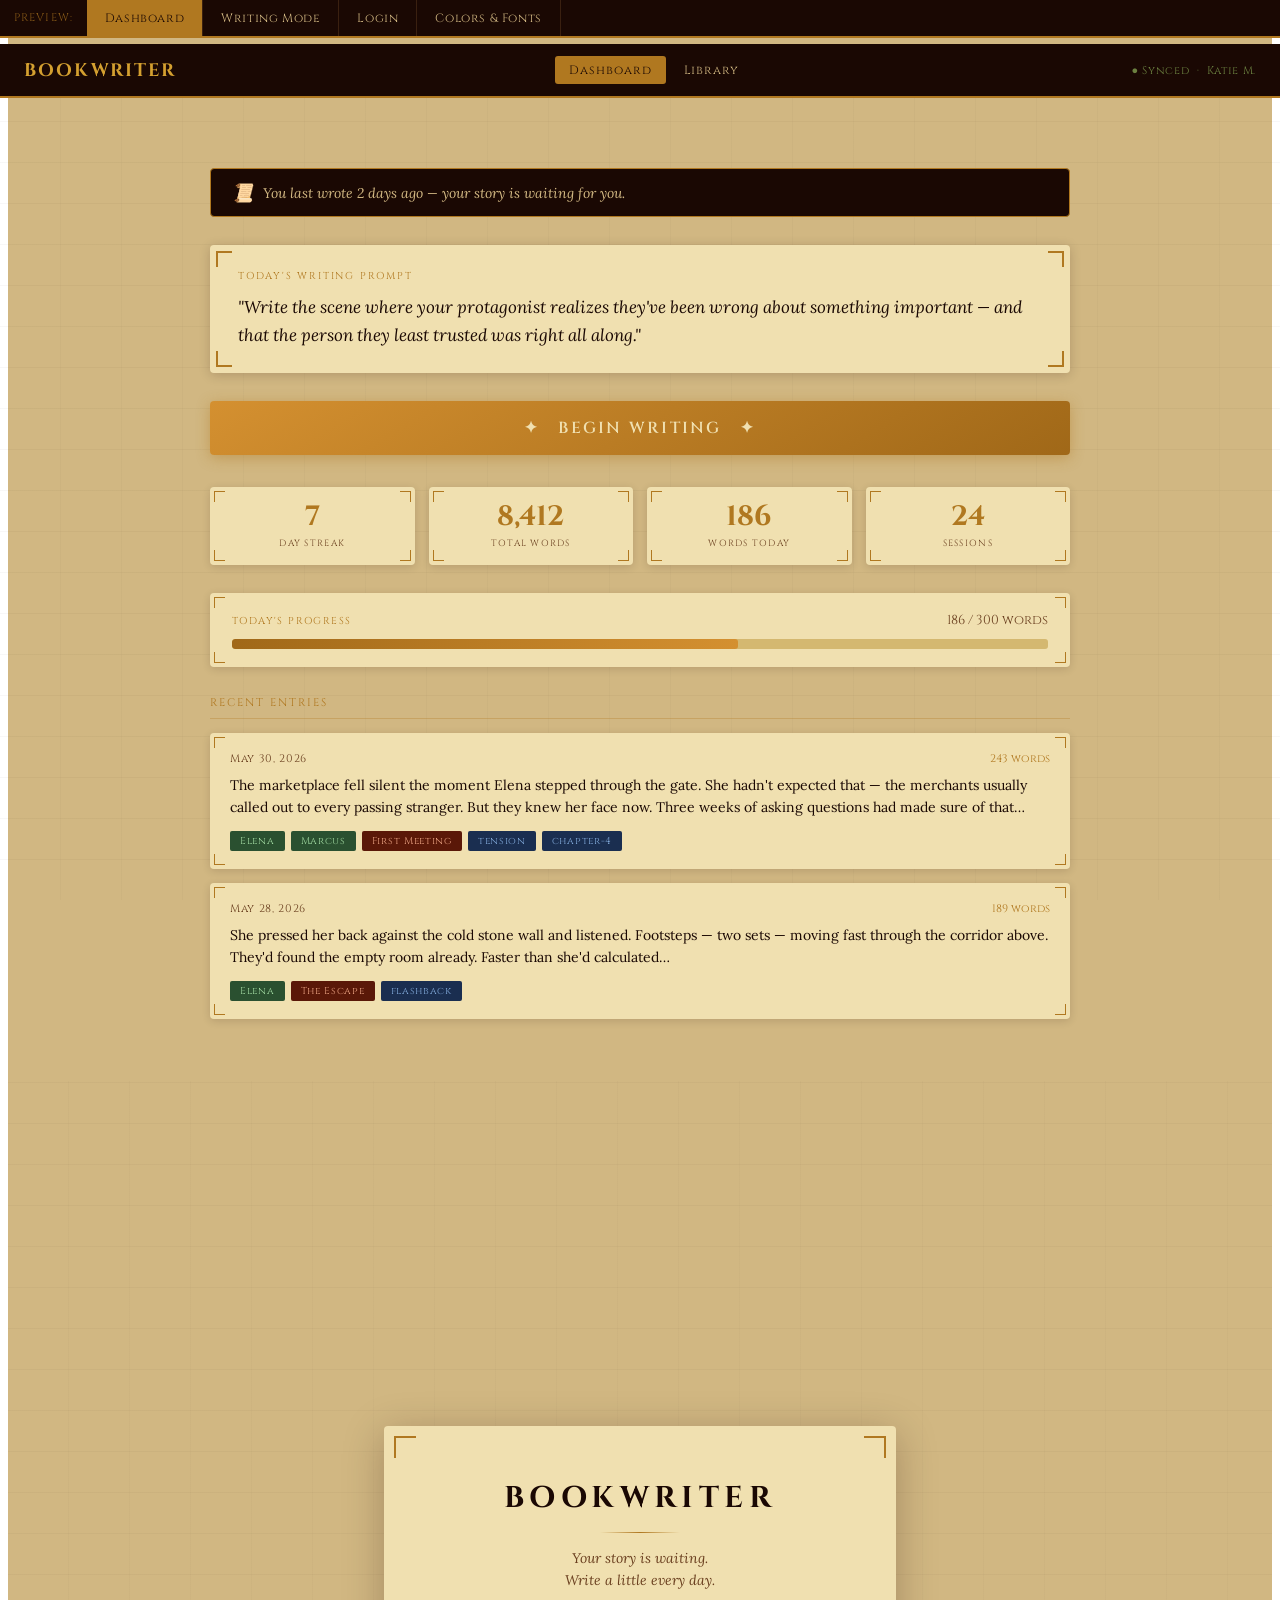
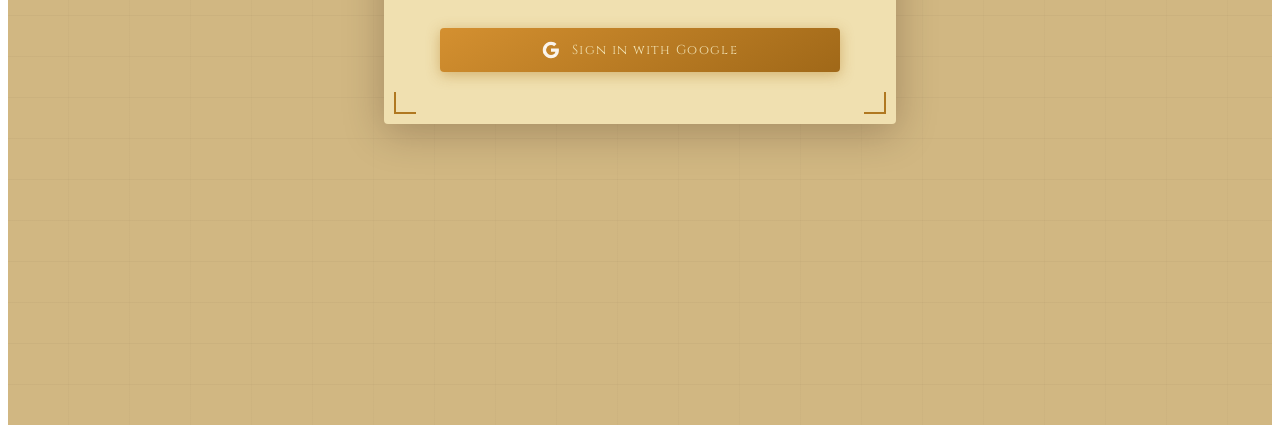
<file: theme-preview.html>
<!DOCTYPE html>
<html lang="en">
<head>
  <meta charset="UTF-8">
  <meta name="viewport" content="width=device-width, initial-scale=1.0">
  <title>BookWriter — Theme Preview</title>
  <link href="https://fonts.googleapis.com/css2?family=Cinzel:wght@400;600;700&family=Lora:ital,wght@0,400;0,600;1,400&display=swap" rel="stylesheet">
  <style>
    /* ── SECTION SWITCHER ── */
    .preview-nav {
      position: fixed;
      top: 0; left: 0; right: 0;
      z-index: 999;
      background: #1a0803;
      display: flex;
      gap: 0;
      border-bottom: 2px solid #b07820;
    }
    .preview-nav button {
      font-family: 'Cinzel', serif;
      font-size: 12px;
      color: #D1B782;
      background: none;
      border: none;
      border-right: 1px solid #3a2010;
      padding: 10px 18px;
      cursor: pointer;
      letter-spacing: 0.05em;
      transition: background 0.2s;
    }
    .preview-nav button:hover,
    .preview-nav button.active {
      background: #b07820;
      color: #1a0803;
    }
    .preview-nav .label {
      font-family: 'Cinzel', serif;
      font-size: 11px;
      color: #b07820;
      padding: 10px 14px;
      letter-spacing: 0.1em;
      opacity: 0.7;
    }

    /* ── PAGES ── */
    .page { display: none; }
    .page.active { display: block; }

    /* ════════════════════════════════════
       DASHBOARD + LIBRARY THEME
    ════════════════════════════════════ */
    :root {
      --bg: #D1B782;
      --surface: #f0e0b0;
      --surface-alt: #e8d098;
      --text: #1a0803;
      --text-muted: #6b4020;
      --accent: #b07820;
      --accent-light: #d4a030;
      --terracotta: #8a3020;
      --lapis: #2a4a72;
      --gold-gradient: linear-gradient(150deg, #d49030 0%, #a06818 100%);
      --corner-size: 14px;
      --corner-weight: 2px;
      --corner-color: #b07820;
    }

    /* ── DASHBOARD PAGE ── */
    #page-dashboard {
      background: var(--bg);
      min-height: 100vh;
      padding-top: 44px;
      font-family: 'Lora', serif;
      color: var(--text);
    }

    /* Parchment texture overlay */
    #page-dashboard::before {
      content: '';
      position: fixed;
      inset: 44px 0 0 0;
      pointer-events: none;
      background-image:
        repeating-linear-gradient(0deg, transparent, transparent 40px, rgba(26,8,3,0.03) 40px, rgba(26,8,3,0.03) 41px),
        repeating-linear-gradient(90deg, transparent, transparent 60px, rgba(26,8,3,0.02) 60px, rgba(26,8,3,0.02) 61px);
      z-index: 0;
    }

    .dash-nav {
      background: #1a0803;
      padding: 0 24px;
      display: flex;
      align-items: center;
      justify-content: space-between;
      height: 52px;
      border-bottom: 2px solid var(--accent);
      position: fixed;
      top: 44px; left: 0; right: 0;
      z-index: 10;
    }
    .dash-nav .brand {
      font-family: 'Cinzel', serif;
      font-size: 18px;
      font-weight: 700;
      color: var(--accent-light);
      letter-spacing: 0.12em;
    }
    .dash-nav .nav-links {
      display: flex;
      gap: 4px;
    }
    .dash-nav .nav-links a {
      font-family: 'Cinzel', serif;
      font-size: 12px;
      color: #D1B782;
      text-decoration: none;
      padding: 6px 14px;
      border-radius: 3px;
      letter-spacing: 0.08em;
      transition: background 0.2s, color 0.2s;
    }
    .dash-nav .nav-links a:hover,
    .dash-nav .nav-links a.active {
      background: var(--accent);
      color: #1a0803;
    }
    .dash-nav .nav-right {
      font-family: 'Cinzel', serif;
      font-size: 11px;
      color: #6b8040;
      letter-spacing: 0.06em;
    }

    .dash-body {
      max-width: 860px;
      margin: 0 auto;
      padding: 116px 24px 48px;
      position: relative;
      z-index: 1;
    }

    /* Nudge banner */
    .nudge {
      background: #1a0803;
      border: 1px solid var(--accent);
      border-radius: 4px;
      padding: 12px 20px;
      margin-bottom: 28px;
      font-family: 'Lora', serif;
      font-style: italic;
      font-size: 14px;
      color: #D1B782;
      display: flex;
      align-items: center;
      gap: 10px;
    }
    .nudge .nudge-icon { font-size: 18px; }

    /* Prompt card */
    .prompt-card {
      position: relative;
      background: var(--surface);
      border-radius: 4px;
      padding: 24px 28px;
      margin-bottom: 28px;
      box-shadow: 0 2px 12px rgba(26,8,3,0.18);
    }
    .prompt-card::before,
    .prompt-card::after,
    .prompt-card .corner-bl,
    .prompt-card .corner-br {
      content: '';
      position: absolute;
      width: var(--corner-size);
      height: var(--corner-size);
    }
    .prompt-card::before {
      top: 6px; left: 6px;
      border-top: var(--corner-weight) solid var(--corner-color);
      border-left: var(--corner-weight) solid var(--corner-color);
    }
    .prompt-card::after {
      top: 6px; right: 6px;
      border-top: var(--corner-weight) solid var(--corner-color);
      border-right: var(--corner-weight) solid var(--corner-color);
    }
    .prompt-card .corner-bl {
      bottom: 6px; left: 6px;
      border-bottom: var(--corner-weight) solid var(--corner-color);
      border-left: var(--corner-weight) solid var(--corner-color);
    }
    .prompt-card .corner-br {
      bottom: 6px; right: 6px;
      border-bottom: var(--corner-weight) solid var(--corner-color);
      border-right: var(--corner-weight) solid var(--corner-color);
    }
    .card-label {
      font-family: 'Cinzel', serif;
      font-size: 10px;
      letter-spacing: 0.18em;
      color: var(--accent);
      text-transform: uppercase;
      margin-bottom: 10px;
    }
    .prompt-text {
      font-family: 'Lora', serif;
      font-style: italic;
      font-size: 17px;
      color: var(--text);
      line-height: 1.65;
    }

    /* Start button */
    .start-btn {
      display: block;
      width: 100%;
      background: var(--gold-gradient);
      color: #f0e0b0;
      font-family: 'Cinzel', serif;
      font-size: 16px;
      font-weight: 600;
      letter-spacing: 0.14em;
      border: none;
      border-radius: 4px;
      padding: 16px;
      cursor: pointer;
      box-shadow: 0 3px 14px rgba(176,120,32,0.45);
      margin-bottom: 32px;
      text-transform: uppercase;
      transition: box-shadow 0.2s, transform 0.1s;
    }
    .start-btn:hover {
      box-shadow: 0 5px 22px rgba(176,120,32,0.65);
      transform: translateY(-1px);
    }

    /* Stats strip */
    .stats-row {
      display: grid;
      grid-template-columns: repeat(4, 1fr);
      gap: 14px;
      margin-bottom: 28px;
    }
    .stat-card {
      position: relative;
      background: var(--surface);
      border-radius: 4px;
      padding: 16px 14px;
      text-align: center;
      box-shadow: 0 2px 8px rgba(26,8,3,0.14);
    }
    .stat-card::before,
    .stat-card::after,
    .stat-card .corner-bl,
    .stat-card .corner-br {
      content: '';
      position: absolute;
      width: 10px;
      height: 10px;
    }
    .stat-card::before { top: 4px; left: 4px; border-top: 1.5px solid var(--corner-color); border-left: 1.5px solid var(--corner-color); }
    .stat-card::after { top: 4px; right: 4px; border-top: 1.5px solid var(--corner-color); border-right: 1.5px solid var(--corner-color); }
    .stat-card .corner-bl { bottom: 4px; left: 4px; border-bottom: 1.5px solid var(--corner-color); border-left: 1.5px solid var(--corner-color); }
    .stat-card .corner-br { bottom: 4px; right: 4px; border-bottom: 1.5px solid var(--corner-color); border-right: 1.5px solid var(--corner-color); }
    .stat-value {
      font-family: 'Cinzel', serif;
      font-size: 28px;
      font-weight: 700;
      color: var(--accent);
      line-height: 1;
      margin-bottom: 6px;
    }
    .stat-label {
      font-family: 'Cinzel', serif;
      font-size: 9px;
      letter-spacing: 0.14em;
      color: var(--text-muted);
      text-transform: uppercase;
    }

    /* Progress bar */
    .progress-section {
      background: var(--surface);
      border-radius: 4px;
      padding: 18px 22px;
      margin-bottom: 28px;
      position: relative;
      box-shadow: 0 2px 8px rgba(26,8,3,0.14);
    }
    .progress-section::before,
    .progress-section::after,
    .progress-section .corner-bl,
    .progress-section .corner-br {
      content: '';
      position: absolute;
      width: 10px;
      height: 10px;
    }
    .progress-section::before { top: 4px; left: 4px; border-top: 1.5px solid var(--corner-color); border-left: 1.5px solid var(--corner-color); }
    .progress-section::after { top: 4px; right: 4px; border-top: 1.5px solid var(--corner-color); border-right: 1.5px solid var(--corner-color); }
    .progress-section .corner-bl { bottom: 4px; left: 4px; border-bottom: 1.5px solid var(--corner-color); border-left: 1.5px solid var(--corner-color); }
    .progress-section .corner-br { bottom: 4px; right: 4px; border-bottom: 1.5px solid var(--corner-color); border-right: 1.5px solid var(--corner-color); }
    .progress-header {
      display: flex;
      justify-content: space-between;
      align-items: baseline;
      margin-bottom: 10px;
    }
    .progress-header .label { font-family: 'Cinzel', serif; font-size: 10px; letter-spacing: 0.14em; color: var(--accent); text-transform: uppercase; }
    .progress-header .count { font-family: 'Cinzel', serif; font-size: 13px; color: var(--text-muted); }
    .progress-track {
      background: #d4b870;
      border-radius: 3px;
      height: 10px;
      overflow: hidden;
    }
    .progress-fill {
      height: 100%;
      width: 62%;
      background: linear-gradient(90deg, #a06818, #d49030);
      border-radius: 3px;
    }

    /* Recent entries */
    .section-title {
      font-family: 'Cinzel', serif;
      font-size: 11px;
      letter-spacing: 0.18em;
      color: var(--accent);
      text-transform: uppercase;
      margin-bottom: 14px;
      padding-bottom: 8px;
      border-bottom: 1px solid rgba(176,120,32,0.3);
    }
    .entry-card {
      position: relative;
      background: var(--surface);
      border-radius: 4px;
      padding: 18px 20px;
      margin-bottom: 14px;
      box-shadow: 0 2px 8px rgba(26,8,3,0.14);
    }
    .entry-card::before,
    .entry-card::after,
    .entry-card .corner-bl,
    .entry-card .corner-br {
      content: '';
      position: absolute;
      width: 10px;
      height: 10px;
    }
    .entry-card::before { top: 4px; left: 4px; border-top: 1.5px solid var(--corner-color); border-left: 1.5px solid var(--corner-color); }
    .entry-card::after { top: 4px; right: 4px; border-top: 1.5px solid var(--corner-color); border-right: 1.5px solid var(--corner-color); }
    .entry-card .corner-bl { bottom: 4px; left: 4px; border-bottom: 1.5px solid var(--corner-color); border-left: 1.5px solid var(--corner-color); }
    .entry-card .corner-br { bottom: 4px; right: 4px; border-bottom: 1.5px solid var(--corner-color); border-right: 1.5px solid var(--corner-color); }
    .entry-meta {
      display: flex;
      justify-content: space-between;
      align-items: center;
      margin-bottom: 8px;
    }
    .entry-date { font-family: 'Cinzel', serif; font-size: 11px; color: var(--text-muted); letter-spacing: 0.06em; }
    .entry-wc { font-family: 'Cinzel', serif; font-size: 11px; color: var(--accent); }
    .entry-excerpt { font-size: 14px; color: var(--text); line-height: 1.6; margin-bottom: 12px; }
    .chips { display: flex; flex-wrap: wrap; gap: 6px; }
    .chip {
      font-family: 'Cinzel', serif;
      font-size: 10px;
      letter-spacing: 0.07em;
      padding: 3px 10px;
      border-radius: 2px;
    }
    .chip-char { background: #2a5030; color: #a0d8a0; }
    .chip-plot { background: #5a1808; color: #e8a080; }
    .chip-key { background: #1a2e50; color: #80a8d8; }


    /* ════════════════════════════════════
       WRITING MODE PAGE
    ════════════════════════════════════ */
    #page-writing {
      background: #080c18;
      min-height: 100vh;
      padding-top: 44px;
      font-family: 'Lora', serif;
      color: #e0d0a8;
      position: relative;
      overflow: hidden;
    }

    /* Starfield */
    #page-writing .stars {
      position: fixed;
      inset: 44px 0 0 0;
      pointer-events: none;
      z-index: 0;
    }

    .write-header {
      position: fixed;
      top: 44px; left: 0; right: 0;
      height: 52px;
      display: flex;
      align-items: center;
      justify-content: space-between;
      padding: 0 28px;
      background: rgba(8,12,24,0.85);
      border-bottom: 1px solid rgba(212,160,48,0.25);
      z-index: 10;
    }
    .timer-display {
      font-family: 'Cinzel', serif;
      font-size: 22px;
      font-weight: 600;
      color: #d4a030;
      letter-spacing: 0.12em;
    }
    .write-wc {
      font-family: 'Cinzel', serif;
      font-size: 12px;
      color: rgba(212,160,48,0.6);
      letter-spacing: 0.1em;
    }
    .write-save-btn {
      font-family: 'Cinzel', serif;
      font-size: 11px;
      letter-spacing: 0.1em;
      color: #d4a030;
      background: rgba(212,160,48,0.12);
      border: 1px solid rgba(212,160,48,0.35);
      border-radius: 3px;
      padding: 6px 16px;
      cursor: pointer;
      transition: background 0.2s;
    }
    .write-save-btn:hover { background: rgba(212,160,48,0.22); }

    .write-area-wrap {
      position: relative;
      z-index: 1;
      display: flex;
      justify-content: center;
      padding: 116px 24px 60px;
    }
    .write-area {
      width: 100%;
      max-width: 680px;
      min-height: calc(100vh - 180px);
      background: transparent;
      border: none;
      outline: none;
      resize: none;
      font-family: 'Lora', serif;
      font-size: 18px;
      line-height: 1.85;
      color: #e0d0a8;
      caret-color: #d4a030;
    }
    .write-area::placeholder { color: rgba(224,208,168,0.3); font-style: italic; }


    /* ════════════════════════════════════
       LOGIN PAGE
    ════════════════════════════════════ */
    #page-login {
      background: #D1B782;
      min-height: 100vh;
      padding-top: 44px;
      display: flex;
      align-items: center;
      justify-content: center;
      font-family: 'Lora', serif;
      background-image:
        repeating-linear-gradient(0deg, transparent, transparent 40px, rgba(26,8,3,0.03) 40px, rgba(26,8,3,0.03) 41px),
        repeating-linear-gradient(90deg, transparent, transparent 60px, rgba(26,8,3,0.02) 60px, rgba(26,8,3,0.02) 61px);
    }
    .login-card {
      position: relative;
      background: #f0e0b0;
      border-radius: 4px;
      padding: 52px 56px;
      text-align: center;
      box-shadow: 0 8px 40px rgba(26,8,3,0.25);
      width: 100%;
      max-width: 400px;
    }
    .login-card::before,
    .login-card::after,
    .login-card .corner-bl,
    .login-card .corner-br {
      content: '';
      position: absolute;
      width: 20px;
      height: 20px;
    }
    .login-card::before { top: 10px; left: 10px; border-top: 2px solid #b07820; border-left: 2px solid #b07820; }
    .login-card::after { top: 10px; right: 10px; border-top: 2px solid #b07820; border-right: 2px solid #b07820; }
    .login-card .corner-bl { bottom: 10px; left: 10px; border-bottom: 2px solid #b07820; border-left: 2px solid #b07820; }
    .login-card .corner-br { bottom: 10px; right: 10px; border-bottom: 2px solid #b07820; border-right: 2px solid #b07820; }

    .login-brand {
      font-family: 'Cinzel', serif;
      font-size: 30px;
      font-weight: 700;
      color: #1a0803;
      letter-spacing: 0.18em;
      margin-bottom: 14px;
    }
    .login-divider {
      width: 80px;
      height: 1.5px;
      background: linear-gradient(90deg, transparent, #b07820, transparent);
      margin: 0 auto 14px;
    }
    .login-tagline {
      font-family: 'Lora', serif;
      font-style: italic;
      font-size: 14px;
      color: #6b4020;
      margin-bottom: 36px;
      line-height: 1.6;
    }
    .google-btn {
      display: flex;
      align-items: center;
      justify-content: center;
      gap: 12px;
      width: 100%;
      padding: 13px 20px;
      background: linear-gradient(150deg, #d49030 0%, #a06818 100%);
      color: #f0e0b0;
      font-family: 'Cinzel', serif;
      font-size: 13px;
      letter-spacing: 0.1em;
      border: none;
      border-radius: 4px;
      cursor: pointer;
      box-shadow: 0 3px 14px rgba(176,120,32,0.45);
      transition: box-shadow 0.2s, transform 0.1s;
    }
    .google-btn:hover { box-shadow: 0 5px 22px rgba(176,120,32,0.65); transform: translateY(-1px); }
    .google-btn svg { width: 18px; height: 18px; flex-shrink: 0; }

    /* ════════════════════════════════════
       COLOR PALETTE SWATCH PAGE
    ════════════════════════════════════ */
    #page-palette {
      background: #D1B782;
      min-height: 100vh;
      padding: 80px 32px 48px;
      font-family: 'Lora', serif;
    }
    .palette-title {
      font-family: 'Cinzel', serif;
      font-size: 14px;
      letter-spacing: 0.2em;
      color: #1a0803;
      text-transform: uppercase;
      margin-bottom: 28px;
    }
    .swatches {
      display: flex;
      flex-wrap: wrap;
      gap: 16px;
      margin-bottom: 40px;
    }
    .swatch {
      border-radius: 4px;
      width: 130px;
      overflow: hidden;
      box-shadow: 0 2px 8px rgba(26,8,3,0.2);
    }
    .swatch-color { height: 70px; }
    .swatch-label {
      background: #f0e0b0;
      padding: 8px 10px;
      font-family: 'Cinzel', serif;
      font-size: 9px;
      letter-spacing: 0.08em;
      color: #1a0803;
      line-height: 1.6;
    }
    .swatch-label .hex { color: #6b4020; }

    .type-showcase {
      background: #f0e0b0;
      border-radius: 4px;
      padding: 28px 32px;
      position: relative;
      box-shadow: 0 2px 12px rgba(26,8,3,0.18);
      margin-bottom: 28px;
    }
    .type-showcase::before,
    .type-showcase::after,
    .type-showcase .corner-bl,
    .type-showcase .corner-br {
      content: '';
      position: absolute;
      width: 14px;
      height: 14px;
    }
    .type-showcase::before { top: 6px; left: 6px; border-top: 2px solid #b07820; border-left: 2px solid #b07820; }
    .type-showcase::after { top: 6px; right: 6px; border-top: 2px solid #b07820; border-right: 2px solid #b07820; }
    .type-showcase .corner-bl { bottom: 6px; left: 6px; border-bottom: 2px solid #b07820; border-left: 2px solid #b07820; }
    .type-showcase .corner-br { bottom: 6px; right: 6px; border-bottom: 2px solid #b07820; border-right: 2px solid #b07820; }
    .cinzel-display { font-family: 'Cinzel', serif; font-size: 24px; font-weight: 700; color: #1a0803; letter-spacing: 0.1em; margin-bottom: 4px; }
    .cinzel-sub { font-family: 'Cinzel', serif; font-size: 12px; letter-spacing: 0.2em; color: #b07820; text-transform: uppercase; margin-bottom: 16px; }
    .lora-body { font-family: 'Lora', serif; font-size: 15px; color: #3a1808; line-height: 1.7; margin-bottom: 10px; }
    .lora-italic { font-family: 'Lora', serif; font-style: italic; font-size: 15px; color: #3a1808; line-height: 1.7; }
  </style>
</head>
<body>

<!-- Preview nav -->
<nav class="preview-nav">
  <span class="label">PREVIEW:</span>
  <button class="active" onclick="show('dashboard', this)">Dashboard</button>
  <button onclick="show('writing', this)">Writing Mode</button>
  <button onclick="show('login', this)">Login</button>
  <button onclick="show('palette', this)">Colors &amp; Fonts</button>
</nav>

<!-- ═══════════ DASHBOARD ═══════════ -->
<div id="page-dashboard" class="page active">
  <nav class="dash-nav">
    <div class="brand">BOOKWRITER</div>
    <div class="nav-links">
      <a href="#" class="active">Dashboard</a>
      <a href="#">Library</a>
    </div>
    <div class="nav-right">● Synced &nbsp;·&nbsp; Katie M.</div>
  </nav>

  <div class="dash-body">

    <!-- Nudge -->
    <div class="nudge">
      <span class="nudge-icon">📜</span>
      You last wrote 2 days ago — your story is waiting for you.
    </div>

    <!-- Today's prompt -->
    <div class="prompt-card">
      <span class="corner-bl"></span><span class="corner-br"></span>
      <div class="card-label">Today's Writing Prompt</div>
      <div class="prompt-text">"Write the scene where your protagonist realizes they've been wrong about something important — and that the person they least trusted was right all along."</div>
    </div>

    <!-- Start button -->
    <button class="start-btn">✦ &nbsp; Begin Writing &nbsp; ✦</button>

    <!-- Stats -->
    <div class="stats-row">
      <div class="stat-card">
        <span class="corner-bl"></span><span class="corner-br"></span>
        <div class="stat-value">7</div>
        <div class="stat-label">Day Streak</div>
      </div>
      <div class="stat-card">
        <span class="corner-bl"></span><span class="corner-br"></span>
        <div class="stat-value">8,412</div>
        <div class="stat-label">Total Words</div>
      </div>
      <div class="stat-card">
        <span class="corner-bl"></span><span class="corner-br"></span>
        <div class="stat-value">186</div>
        <div class="stat-label">Words Today</div>
      </div>
      <div class="stat-card">
        <span class="corner-bl"></span><span class="corner-br"></span>
        <div class="stat-value">24</div>
        <div class="stat-label">Sessions</div>
      </div>
    </div>

    <!-- Progress bar -->
    <div class="progress-section">
      <span class="corner-bl"></span><span class="corner-br"></span>
      <div class="progress-header">
        <span class="label">Today's Progress</span>
        <span class="count">186 / 300 words</span>
      </div>
      <div class="progress-track">
        <div class="progress-fill"></div>
      </div>
    </div>

    <!-- Recent entries -->
    <div class="section-title">Recent Entries</div>

    <div class="entry-card">
      <span class="corner-bl"></span><span class="corner-br"></span>
      <div class="entry-meta">
        <span class="entry-date">May 30, 2026</span>
        <span class="entry-wc">243 words</span>
      </div>
      <div class="entry-excerpt">The marketplace fell silent the moment Elena stepped through the gate. She hadn't expected that — the merchants usually called out to every passing stranger. But they knew her face now. Three weeks of asking questions had made sure of that…</div>
      <div class="chips">
        <span class="chip chip-char">Elena</span>
        <span class="chip chip-char">Marcus</span>
        <span class="chip chip-plot">First Meeting</span>
        <span class="chip chip-key">tension</span>
        <span class="chip chip-key">chapter-4</span>
      </div>
    </div>

    <div class="entry-card">
      <span class="corner-bl"></span><span class="corner-br"></span>
      <div class="entry-meta">
        <span class="entry-date">May 28, 2026</span>
        <span class="entry-wc">189 words</span>
      </div>
      <div class="entry-excerpt">She pressed her back against the cold stone wall and listened. Footsteps — two sets — moving fast through the corridor above. They'd found the empty room already. Faster than she'd calculated…</div>
      <div class="chips">
        <span class="chip chip-char">Elena</span>
        <span class="chip chip-plot">The Escape</span>
        <span class="chip chip-key">flashback</span>
      </div>
    </div>

  </div>
</div>


<!-- ═══════════ WRITING MODE ═══════════ -->
<div id="page-writing" class="page">

  <div class="write-header">
    <div class="timer-display">24:38</div>
    <div class="write-wc">312 words</div>
    <button class="write-save-btn">Save &amp; Tag</button>
  </div>

  <div class="write-area-wrap">
    <textarea class="write-area" placeholder="Begin your story here…">The gate to the lower city was always locked at midnight. Elena had checked every night for a week — always locked, always guarded by the same two soldiers who never spoke to each other and never quite met anyone's eyes.

Tonight was different. One guard. And he was asleep.

She didn't waste time wondering why. She'd learned that lesson early: the moment you stopped to question good fortune, someone took it away from you. So she crossed the courtyard quickly, keeping to the shadow of the aqueduct wall, and slipped through the gap in the iron gate before the torch at the far end swung her direction.

The lower city smelled like the river and old smoke. She pulled her scarf up over her nose and moved toward the light she'd been promised — a single lamp burning in a window three streets down.</textarea>
  </div>
</div>


<!-- ═══════════ LOGIN ═══════════ -->
<div id="page-login" class="page">
  <div class="login-card">
    <span class="corner-bl"></span><span class="corner-br"></span>
    <div class="login-brand">BOOKWRITER</div>
    <div class="login-divider"></div>
    <div class="login-tagline">Your story is waiting.<br>Write a little every day.</div>
    <button class="google-btn">
      <svg viewBox="0 0 24 24" fill="none" xmlns="http://www.w3.org/2000/svg">
        <path d="M22.56 12.25c0-.78-.07-1.53-.2-2.25H12v4.26h5.92c-.26 1.37-1.04 2.53-2.21 3.31v2.77h3.57c2.08-1.92 3.28-4.74 3.28-8.09z" fill="#fff" opacity="0.9"/>
        <path d="M12 23c2.97 0 5.46-.98 7.28-2.66l-3.57-2.77c-.98.66-2.23 1.06-3.71 1.06-2.86 0-5.29-1.93-6.16-4.53H2.18v2.84C3.99 20.53 7.7 23 12 23z" fill="#fff" opacity="0.9"/>
        <path d="M5.84 14.09c-.22-.66-.35-1.36-.35-2.09s.13-1.43.35-2.09V7.07H2.18C1.43 8.55 1 10.22 1 12s.43 3.45 1.18 4.93l3.66-2.84z" fill="#fff" opacity="0.9"/>
        <path d="M12 5.38c1.62 0 3.06.56 4.21 1.64l3.15-3.15C17.45 2.09 14.97 1 12 1 7.7 1 3.99 3.47 2.18 7.07l3.66 2.84c.87-2.6 3.3-4.53 6.16-4.53z" fill="#fff" opacity="0.9"/>
      </svg>
      Sign in with Google
    </button>
  </div>
</div>


<!-- ═══════════ PALETTE ═══════════ -->
<div id="page-palette" class="page">

  <div class="palette-title">Color Palette</div>

  <div class="swatches">
    <div class="swatch">
      <div class="swatch-color" style="background:#D1B782"></div>
      <div class="swatch-label">Page Background<br><span class="hex">#D1B782 — aged parchment</span></div>
    </div>
    <div class="swatch">
      <div class="swatch-color" style="background:#f0e0b0"></div>
      <div class="swatch-label">Card Surface<br><span class="hex">#f0e0b0 — light parchment</span></div>
    </div>
    <div class="swatch">
      <div class="swatch-color" style="background:#1a0803"></div>
      <div class="swatch-label">Text / Nav BG<br><span class="hex">#1a0803 — dark sepia ink</span></div>
    </div>
    <div class="swatch">
      <div class="swatch-color" style="background:#b07820"></div>
      <div class="swatch-label">Accent / Gold<br><span class="hex">#b07820 — burnished gold</span></div>
    </div>
    <div class="swatch">
      <div class="swatch-color" style="background:#8a3020"></div>
      <div class="swatch-label">Plot Tag<br><span class="hex">#8a3020 — terracotta</span></div>
    </div>
    <div class="swatch">
      <div class="swatch-color" style="background:#2a4a72"></div>
      <div class="swatch-label">Keyword Tag<br><span class="hex">#2a4a72 — lapis lazuli</span></div>
    </div>
    <div class="swatch">
      <div class="swatch-color" style="background:#080c18"></div>
      <div class="swatch-label">Writing Mode BG<br><span class="hex">#080c18 — midnight</span></div>
    </div>
    <div class="swatch">
      <div class="swatch-color" style="background:#d4a030"></div>
      <div class="swatch-label">Writing Mode Gold<br><span class="hex">#d4a030 — torch gold</span></div>
    </div>
  </div>

  <div class="palette-title">Typography</div>

  <div class="type-showcase">
    <span class="corner-bl"></span><span class="corner-br"></span>
    <div class="cinzel-display">BOOKWRITER</div>
    <div class="cinzel-sub">Cinzel — Navigation, Headings, Stats, Labels</div>
    <div class="lora-body">Lora is used for body text, entry excerpts, and the writing textarea. It's a comfortable reading serif that doesn't tire your eyes during long sessions.</div>
    <div class="lora-italic">"Write the scene where your protagonist realizes they've been wrong about something important." — italic Lora for prompts</div>
  </div>

</div>


<script>
  // Page switcher
  function show(name, btn) {
    document.querySelectorAll('.page').forEach(p => p.classList.remove('active'));
    document.querySelectorAll('.preview-nav button').forEach(b => b.classList.remove('active'));
    document.getElementById('page-' + name).classList.add('active');
    btn.classList.add('active');
  }

</script>

</body>
</html>
</file>
